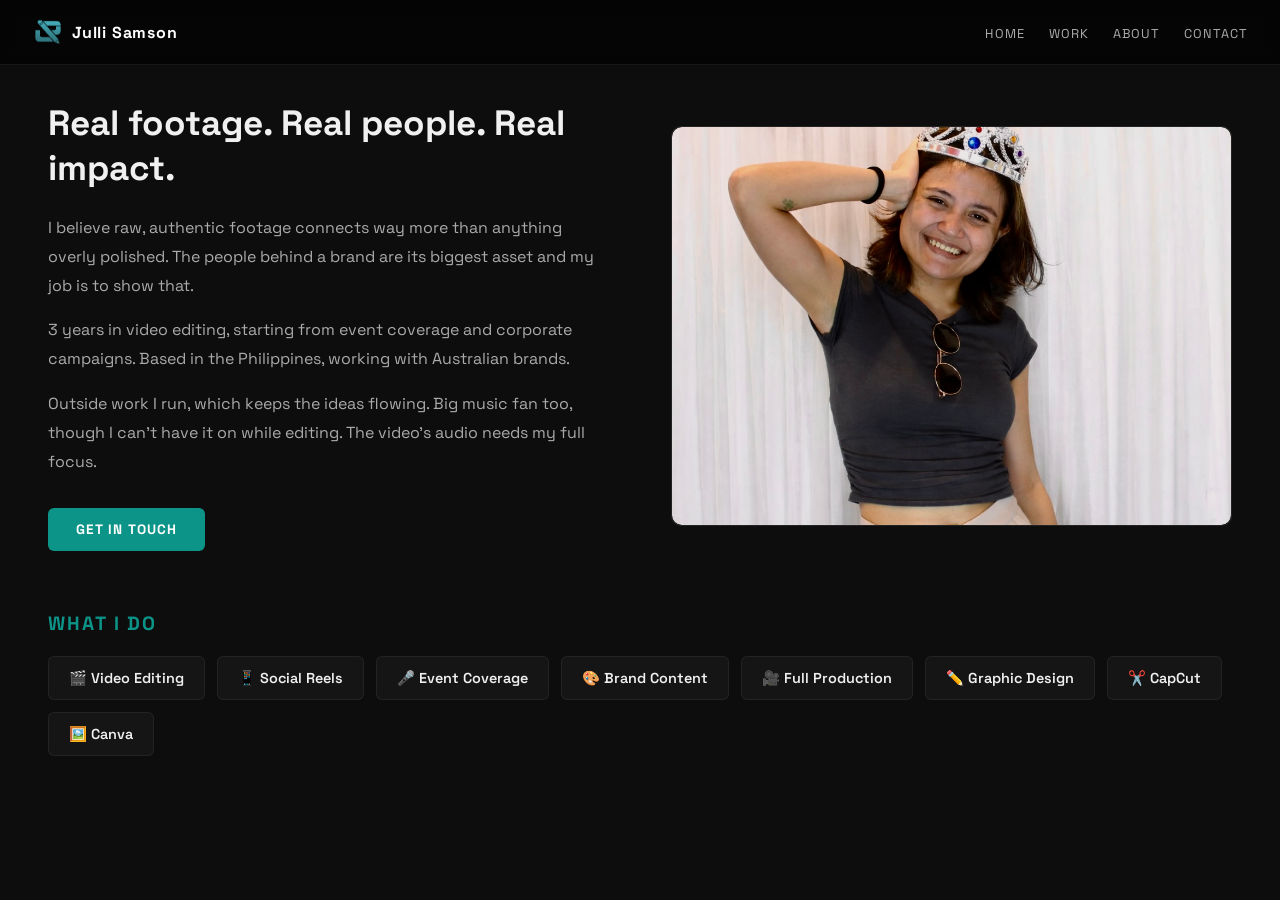
<file: about.html>
<!DOCTYPE html>
<html lang="en">
<head>
  <meta charset="UTF-8" />
  <meta name="viewport" content="width=device-width, initial-scale=1.0"/>
  <title>About | Julli Samson</title>
  <link rel="stylesheet" href="style.css" />
  <link href="https://fonts.googleapis.com/css2?family=Space+Grotesk:wght@400;600;700&display=swap" rel="stylesheet"/>
</head>
<body>

  <nav>
    <div class="logo">
      <img src="logo.png" alt="Julli Samson logo" class="logo-img" />
      Julli Samson
    </div>
    <ul>
      <li><a href="index.html">Home</a></li>
      <li><a href="work.html">Work</a></li>
      <li><a href="about.html">About</a></li>
      <li><a href="contact.html">Contact</a></li>
    </ul>
  </nav>

  <section class="about">
    <div class="about-text">
      <h2>Real footage. Real people. Real impact.</h2>
      <p>I believe raw, authentic footage connects way more than anything overly polished. The people behind a brand are its biggest asset and my job is to show that.</p>
      <p>3 years in video editing, starting from event coverage and corporate campaigns. Based in the Philippines, working with Australian brands.</p>
      <p>Outside work I run, which keeps the ideas flowing. Big music fan too, though I can't have it on while editing. The video's audio needs my full focus.</p>
      <a href="contact.html" class="btn">Get In Touch</a>
    </div>
   <div class="about-image">
  <img src="profile.jpg" alt="Julli Samson" class="profile-img" />
</div>
  </section>

  <section class="skills">
    <h3>What I Do</h3>
    <div class="skills-grid">
      <div class="skill-item">🎬 Video Editing</div>
      <div class="skill-item">📱 Social Reels</div>
      <div class="skill-item">🎤 Event Coverage</div>
      <div class="skill-item">🎨 Brand Content</div>
      <div class="skill-item">🎥 Full Production</div>
      <div class="skill-item">✏️ Graphic Design</div>
      <div class="skill-item">✂️ CapCut</div>
      <div class="skill-item">🖼️ Canva</d
</file>
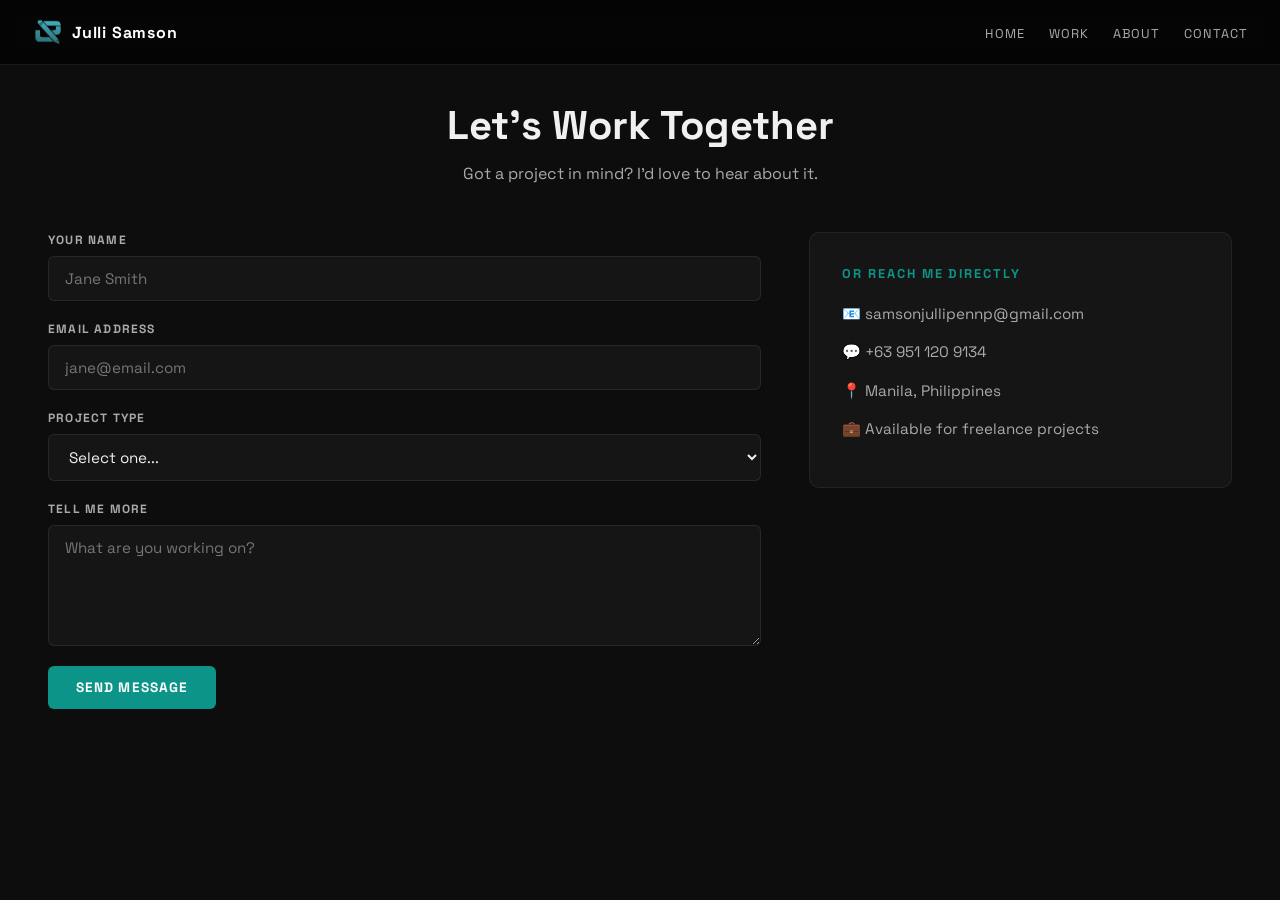
<file: contact.html>
<!DOCTYPE html>
<html lang="en">
<head>
  <link href="https://fonts.googleapis.com/css2?family=Space+Grotesk:wght@400;600;700&display=swap" rel="stylesheet"/>
  <meta charset="UTF-8" />
  <meta name="viewport" content="width=device-width, initial-scale=1.0"/>
  <title>Contact | Julli Samson</title>
  <link rel="stylesheet" href="style.css" />
</head>
<body>

  <!-- NAVIGATION -->
  <nav>
   <div class="logo">
  <img src="logo.png" alt="Julli Samson logo" class="logo-img" />
  Julli Samson
</div>
    <ul>
      <li><a href="index.html">Home</a></li>
      <li><a href="work.html">Work</a></li>
      <li><a href="about.html">About</a></li>
      <li><a href="contact.html">Contact</a></li>
    </ul>
  </nav>

  <!-- CONTACT SECTION -->
  <section class="contact">
    <div class="contact-header">
      <h2>Let's Work Together</h2>
      <p>Got a project in mind? I'd love to hear about it.</p>
    </div>

    <div class="contact-wrapper">

      <!-- CONTACT FORM -->
      <div class="contact-form">
        <div class="form-group">
          <label for="name">Your Name</label>
          <input type="text" id="name" placeholder="Jane Smith" />
        </div>
        <div class="form-group">
          <label for="email">Email Address</label>
          <input type="email" id="email" placeholder="jane@email.com" />
        </div>
        <div class="form-group">
          <label for="project">Project Type</label>
        <select id="project">
          <option value="">Select one...</option>
          <option value="social">Social Media Content</option>
          <option value="ad">Ad Reels</option>
          <option value="corporate">Corporate Video</option>
          <option value="static">Static Design</option>
          <option value="other">Other</option>
        </select>
          
        </div>
        <div class="form-group">
          <label for="message">Tell Me More</label>
          <textarea id="message" rows="5" placeholder="What are you working on?"></textarea>
        </div>
        <button class="btn" type="button">Send Message</button>
      </div>

      <!-- CONTACT DETAILS -->
      <div class="contact-details">
        <h3>Or reach me directly</h3>
        <p>📧 samsonjullipennp@gmail.com</p>
        <p>💬 +63 951 120 9134</p>
        <p>📍 Manila, Philippines</p>
        <p>💼 Available for freelance projects</p>
      </div>

    </div>
  </section>

</body>
</html>
</file>
<file: style.css>
/* RESET & BASE */
* {
  margin: 0;
  padding: 0;
  box-sizing: border-box;
}

body {
  font-family: 'Space Grotesk', 'Helvetica Neue', Arial, sans-serif;
  background-color: #0d0d0d;
  color: #f0f0f0;
}

/* NAVIGATION */
nav {
  position: fixed;
  top: 0;
  left: 0;
  width: 100%;
  z-index: 10;
  display: flex;
  justify-content: space-between;
  align-items: center;
  padding: 16px 32px;
  border-bottom: 1px solid rgba(255,255,255,0.08);
  background-color: rgba(0,0,0,0.6);
  backdrop-filter: blur(8px);
}

.logo {
  font-size: 1rem;
  font-weight: 700;
  letter-spacing: 0.05em;
  color: #ffffff;
  white-space: nowrap;
  display: flex;
  align-items: center;
}

.logo-img {
  height: 32px;
  width: 32px;
  object-fit: contain;
  margin-right: 8px;
}

nav ul {
  list-style: none;
  display: flex;
  gap: 24px;
}

nav ul a {
  text-decoration: none;
  color: #aaaaaa;
  font-size: 0.8rem;
  letter-spacing: 0.08em;
  transition: color 0.2s;
  white-space: nowrap;
  text-transform: uppercase;
}

nav ul a:hover {
  color: #0D9488;
}

/* VIDEO BANNER */
.video-bg {
  position: relative;
  width: 100%;
  height: 70vh;
  overflow: hidden;
  margin-top: 57px;
}

.video-bg video {
  position: absolute;
  top: 50%;
  left: 50%;
  width: 100%;
  height: 100%;
  transform: translate(-50%, -50%);
  object-fit: cover;
}

.video-overlay {
  position: absolute;
  top: 0;
  left: 0;
  width: 100%;
  height: 100%;
  background-color: rgba(0,0,0,0.6);
}

/* HERO */
.hero {
  position: absolute;
  top: 50%;
  left: 50%;
  transform: translate(-50%, -50%);
  z-index: 2;
  display: flex;
  flex-direction: column;
  align-items: center;
  justify-content: center;
  text-align: center;
  width: 90%;
}

.hero-tag {
  display: inline-block;
  background: #0D9488;
  color: #fff;
  font-size: 0.65rem;
  font-weight: 700;
  letter-spacing: 0.18em;
  padding: 5px 14px;
  border-radius: 20px;
  margin-bottom: 18px;
  text-transform: uppercase;
}

.hero h1 {
  font-size: 3.8rem;
  font-weight: 700;
  letter-spacing: -0.02em;
  margin-bottom: 14px;
  color: #ffffff;
  line-height: 1.1;
}

.hero h1 span {
  color: #0D9488;
}

.hero p {
  font-size: 1rem;
  color: #cccccc;
  margin-bottom: 28px;
  letter-spacing: 0.05em;
}

.hero-btns {
  display: flex;
  gap: 12px;
  justify-content: center;
  flex-wrap: wrap;
}

/* TYPED GREETING */
.typed-greeting {
  font-size: 1.1rem;
  color: #aaaaaa;
  font-weight: 400;
  letter-spacing: 0.05em;
  margin-bottom: 8px;
  display: flex;
  align-items: center;
  justify-content: center;
  gap: 4px;
}

.cursor {
  display: inline-block;
  width: 2px;
  height: 1.1rem;
  background: #0D9488;
  animation: blink 1s step-end infinite;
  vertical-align: middle;
}

@keyframes blink {
  0%, 100% { opacity: 1; }
  50% { opacity: 0; }
}

/* BUTTONS */
.btn {
  text-decoration: none;
  background-color: #0D9488;
  color: #fff;
  padding: 13px 28px;
  font-size: 0.85rem;
  font-weight: 700;
  letter-spacing: 0.08em;
  border-radius: 6px;
  transition: background-color 0.2s;
  display: inline-block;
  border: none;
  cursor: pointer;
  -webkit-appearance: none;
  text-transform: uppercase;
  font-family: 'Space Grotesk', sans-serif;
}

.btn:hover {
  background-color: #0F766E;
}

.btn:visited {
  color: #fff;
}

.btn-outline {
  background-color: transparent;
  color: #ffffff;
  border: 1px solid rgba(255,255,255,0.3);
}

.btn-outline:hover {
  background-color: rgba(255,255,255,0.08);
}

.btn-outline:visited {
  color: #ffffff;
}

/* MARQUEE */
.marquee-bar {
  background: #0D9488;
  padding: 12px 0;
  overflow: hidden;
  white-space: nowrap;
  width: 100%;
  line-height: 1;
}

.marquee-inner {
  display: inline-flex;
  align-items: center;
  animation: marquee 18s linear infinite;
  will-change: transform;
  white-space: nowrap;
}

.marquee-inner span {
  color: #fff;
  font-size: 0.7rem;
  font-weight: 700;
  letter-spacing: 0.18em;
  margin: 0 20px;
  flex-shrink: 0;
  white-space: nowrap;
}

.marquee-inner span.dot {
  color: rgba(255,255,255,0.4);
  margin: 0 4px;
}

@keyframes marquee {
  from { transform: translateX(0); }
  to { transform: translateX(-25%); }
}

/* PAGE HEADER */
.page-header {
  text-align: center;
  padding: 100px 24px 32px;
}

.page-header h2 {
  font-size: 2.5rem;
  font-weight: 700;
  margin-bottom: 12px;
}

.page-header p {
  color: #aaaaaa;
  font-size: 1rem;
}

/* WORK SECTIONS */
.work-section {
  padding: 48px 48px 0;
}

.work-section + .work-section {
  border-top: 1px solid rgba(255,255,255,0.06);
  margin-top: 48px;
  padding-top: 48px;
}

.work-section:last-of-type {
  padding-bottom: 80px;
}

.section-label {
  display: flex;
  align-items: center;
  gap: 12px;
  margin-bottom: 24px;
}

.section-label h3 {
  font-size: 1.1rem;
  font-weight: 700;
  color: #ffffff;
  text-transform: uppercase;
  letter-spacing: 0.08em;
}
.section-toggle {
  cursor: pointer;
  user-select: none;
  justify-content: space-between;
}

.section-toggle:hover h3 {
  color: #0D9488;
}

.toggle-icon {
  font-size: 0.75rem;
  color: #aaaaaa;
  margin-left: auto;
  transition: transform 0.2s;
}

.section-content {
  transition: all 0.3s ease;
  overflow: hidden;
}

.section-content.collapsed {
  display: none;
}

.section-bar {
  width: 3px;
  height: 22px;
  border-radius: 2px;
  display: inline-block;
  flex-shrink: 0;
}

.section-bar.teal { background: #0D9488; }
.section-bar.green { background: #10B981; }
.section-bar.amber { background: #F59E0B; }
.section-bar.purple { background: #8B5CF6; }

.work-grid-new {
  display: grid;
  grid-template-columns: repeat(3, 1fr);
  gap: 20px;
}

.work-card {
  background-color: #151515;
  border-radius: 10px;
  overflow: hidden;
  border: 1px solid rgba(255,255,255,0.06);
}

/* VIDEO WRAPPER & PLAY BUTTON */
.video-wrapper {
  position: relative;
  cursor: pointer;
  background: #000;
}

.card-video {
  width: 100%;
  height: 420px;
  object-fit: contain;
  background: #000;
  display: block;
}

.play-btn {
  position: absolute;
  top: 50%;
  left: 50%;
  transform: translate(-50%, -50%);
  width: 56px;
  height: 56px;
  background: rgba(13,148,136,0.85);
  border-radius: 50%;
  display: flex;
  align-items: center;
  justify-content: center;
  transition: background 0.2s, transform 0.2s;
  z-index: 5;
  cursor: pointer;
  pointer-events: all;
}

.play-btn:hover {
  background: #0D9488;
  transform: translate(-50%, -50%) scale(1.1);
}

.play-btn.hidden {
  display: none;
}

.play-icon {
  color: #fff;
  font-size: 1.2rem;
  margin-left: 4px;
  pointer-events: none;
}

.card-thumb-new {
  height: 220px;
  display: flex;
  align-items: center;
  justify-content: center;
  color: #444;
  font-size: 0.85rem;
}

.teal-thumb { background-color: #0a1a18; border-bottom: 2px solid #0D9488; }
.green-thumb { background-color: #0a1a12; border-bottom: 2px solid #10B981; }
.amber-thumb { background-color: #1a1208; border-bottom: 2px solid #F59E0B; }
.purple-thumb { background-color: #12102a; border-bottom: 2px solid #8B5CF6; }

.card-body {
  padding: 20px;
}

.work-card h4 {
  font-size: 0.95rem;
  font-weight: 600;
  margin-bottom: 6px;
  color: #ffffff;
}

.work-card p {
  font-size: 0.85rem;
  color: #777;
  margin-bottom: 12px;
}

.tag {
  font-size: 0.72rem;
  padding: 4px 10px;
  border-radius: 20px;
  display: inline-block;
  font-weight: 700;
  letter-spacing: 0.05em;
}

.tag-teal { background: rgba(13,148,136,0.15); color: #0D9488; }
.tag-green { background: rgba(16,185,129,0.15); color: #10B981; }
.tag-amber { background: rgba(245,158,11,0.15); color: #F59E0B; }
.tag-purple { background: rgba(139,92,246,0.15); color: #8B5CF6; }

/* POSTER GRID */
.poster-grid {
  display: grid;
  grid-template-columns: repeat(4, 1fr);
  gap: 20px;
}

.poster-card {
  background-color: #151515;
  border-radius: 10px;
  overflow: hidden;
  border: 1px solid rgba(255,255,255,0.06);
}

.poster-thumb {
  height: 220px;
  display: flex;
  align-items: center;
  justify-content: center;
  color: #444;
  font-size: 0.85rem;
}

.poster-img {
  width: 100%;
  height: auto;
  max-height: 400px;
  object-fit: contain;
  background: #151515;
  display: block;
}

.poster-card h4 {
  font-size: 0.9rem;
  font-weight: 600;
  margin-bottom: 4px;
  color: #ffffff;
}

.poster-card p {
  font-size: 0.8rem;
  color: #777;
}

/* ABOUT */
.about {
  display: flex;
  align-items: center;
  gap: 64px;
  padding: 100px 48px 60px;
}

.about-text {
  flex: 1;
}

.about-text h2 {
  font-size: 2.2rem;
  font-weight: 700;
  margin-bottom: 24px;
}

.about-text p {
  color: #aaaaaa;
  font-size: 1rem;
  line-height: 1.8;
  margin-bottom: 16px;
}

.about-text .btn {
  display: inline-block;
  margin-top: 16px;
}

.about-image {
  flex: 1;
  background-color: #151515;
  height: 400px;
  border-radius: 10px;
  border: 1px solid rgba(255,255,255,0.06);
  display: flex;
  align-items: center;
  justify-content: center;
  color: #444;
  font-size: 0.85rem;
  overflow: hidden;
}

.profile-img {
  width: 100%;
  height: 100%;
  object-fit: cover;
  border-radius: 10px;
}

/* SKILLS */
.skills {
  padding: 0 48px 60px;
}

.skills h3 {
  font-size: 1.2rem;
  font-weight: 700;
  margin-bottom: 20px;
  text-transform: uppercase;
  letter-spacing: 0.1em;
  color: #0D9488;
}

.skills-grid {
  display: flex;
  flex-wrap: wrap;
  gap: 12px;
}

.skill-item {
  background-color: #151515;
  border: 1px solid rgba(255,255,255,0.06);
  padding: 12px 20px;
  border-radius: 6px;
  font-size: 0.9rem;
  color: #f0f0f0;
  font-weight: 600;
}

/* CONTACT */
.contact {
  padding: 100px 48px 60px;
}

.contact-header {
  text-align: center;
  margin-bottom: 48px;
}

.contact-header h2 {
  font-size: 2.5rem;
  font-weight: 700;
  margin-bottom: 12px;
}

.contact-header p {
  color: #aaaaaa;
  font-size: 1rem;
}

.contact-wrapper {
  display: flex;
  gap: 48px;
  align-items: flex-start;
}

.contact-form {
  flex: 2;
  display: flex;
  flex-direction: column;
  gap: 20px;
}

.form-group {
  display: flex;
  flex-direction: column;
  gap: 8px;
}

.form-group label {
  font-size: 0.75rem;
  color: #aaaaaa;
  letter-spacing: 0.1em;
  text-transform: uppercase;
  font-weight: 700;
}

.form-group input,
.form-group select,
.form-group textarea {
  background-color: #151515;
  border: 1px solid rgba(255,255,255,0.08);
  border-radius: 6px;
  padding: 12px 16px;
  color: #f0f0f0;
  font-size: 0.95rem;
  font-family: 'Space Grotesk', sans-serif;
  outline: none;
  transition: border-color 0.2s;
}

.form-group input:focus,
.form-group select:focus,
.form-group textarea:focus {
  border-color: #0D9488;
}

.form-group select option {
  background-color: #151515;
}

.contact-form .btn {
  align-self: flex-start;
}

.contact-details {
  flex: 1;
  background-color: #151515;
  border: 1px solid rgba(255,255,255,0.06);
  border-radius: 10px;
  padding: 32px;
}

.contact-details h3 {
  font-size: 0.8rem;
  font-weight: 700;
  margin-bottom: 20px;
  color: #0D9488;
  text-transform: uppercase;
  letter-spacing: 0.15em;
}

.contact-details p {
  color: #aaaaaa;
  font-size: 0.95rem;
  margin-bottom: 14px;
  line-height: 1.6;
}

/* AVAILABLE BAR */
.available-bar {
  display: flex;
  align-items: center;
  justify-content: center;
  padding: 14px;
  background: rgba(13,148,136,0.08);
  border-top: 1px solid rgba(13,148,136,0.2);
}

.pulse-dot {
  width: 8px;
  height: 8px;
  background: #0D9488;
  border-radius: 50%;
  margin-right: 10px;
  flex-shrink: 0;
  animation: pulse 1.5s ease-in-out infinite;
}

.available-bar p {
  color: #888;
  font-size: 0.85rem;
}

.available-bar p strong {
  color: #0D9488;
}

@keyframes pulse {
  0%, 100% { opacity: 1; transform: scale(1); }
  50% { opacity: 0.4; transform: scale(0.7); }
}

/* MOBILE RESPONSIVE */
@media (max-width: 768px) {
  nav {
    padding: 12px 16px;
  }

  nav ul {
    gap: 10px;
  }

  nav ul a {
    font-size: 0.7rem;
  }

  .video-bg {
    height: 50vh;
    margin-top: 49px;
  }

  .hero h1 {
    font-size: 2.2rem;
  }

  .hero p {
    font-size: 0.85rem;
  }

  .hero-btns {
    flex-direction: column;
    align-items: center;
    gap: 10px;
  }

  .page-header {
    padding: 90px 24px 24px;
  }

  .work-section {
    padding: 36px 24px 0;
  }

  .work-section + .work-section {
    margin-top: 36px;
    padding-top: 36px;
  }

  .work-grid-new {
    grid-template-columns: 1fr;
  }

  .card-video {
    height: 400px;
  }

  .poster-grid {
    grid-template-columns: repeat(2, 1fr);
  }

  .about {
    flex-direction: column;
    padding: 90px 24px 40px;
    gap: 32px;
  }

  .about-image {
    width: 100%;
    height: 260px;
  }

  .skills {
    padding: 0 24px 48px;
  }

  .contact {
    padding: 90px 24px 40px;
  }

  .contact-wrapper {
    flex-direction: column;
    gap: 32px;
  }
}
</file>
